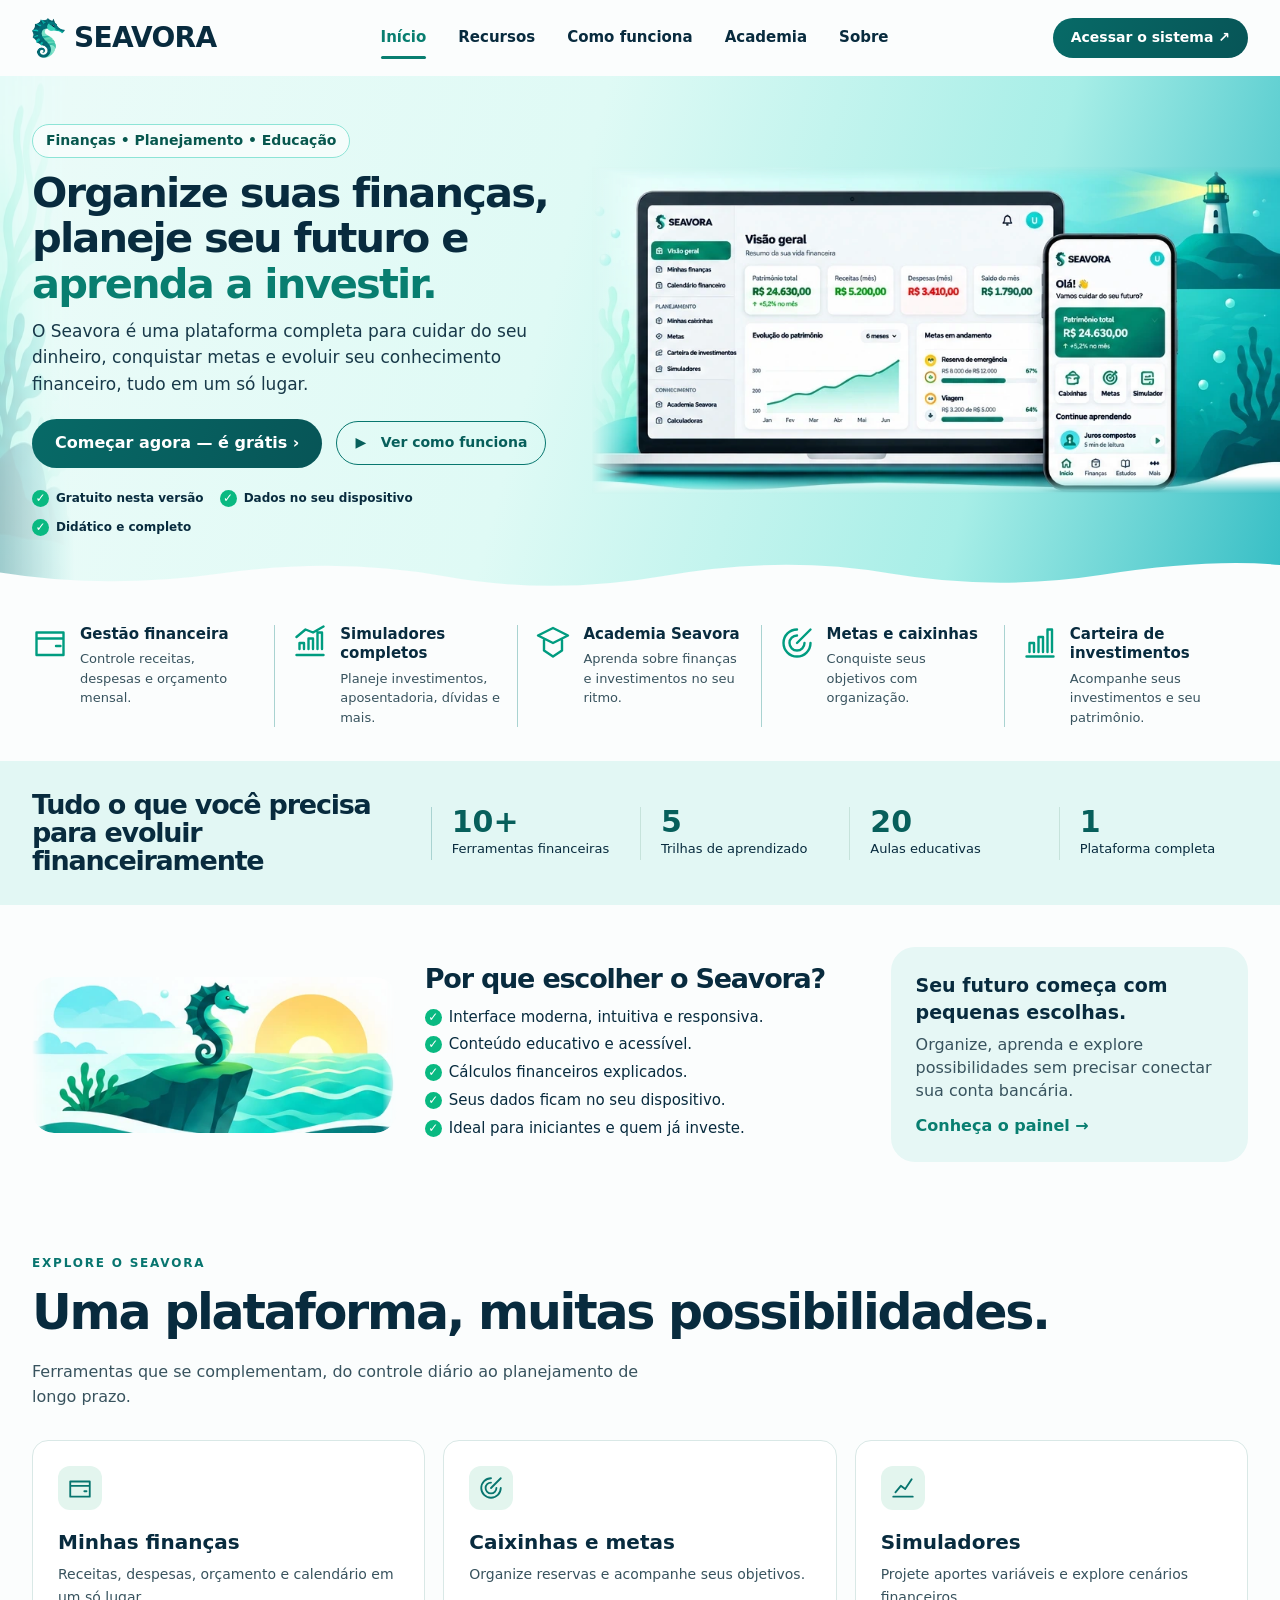
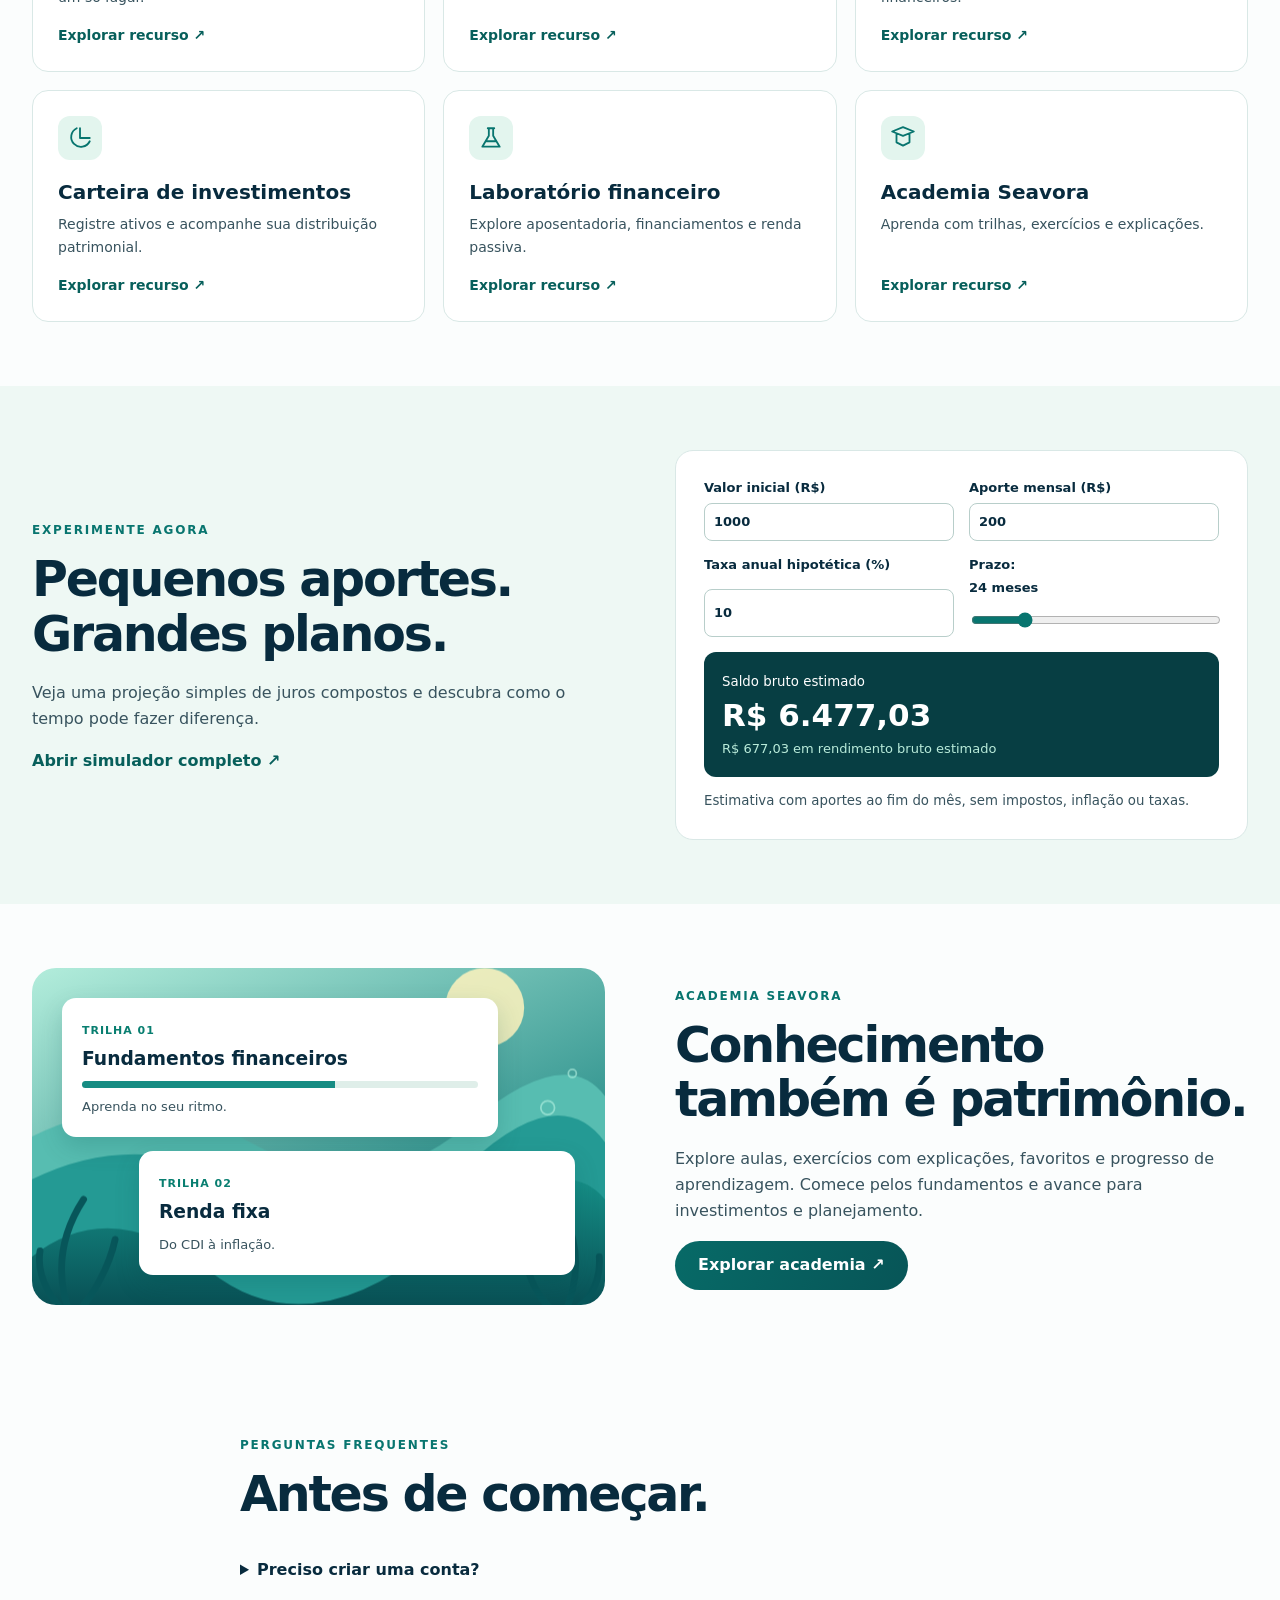
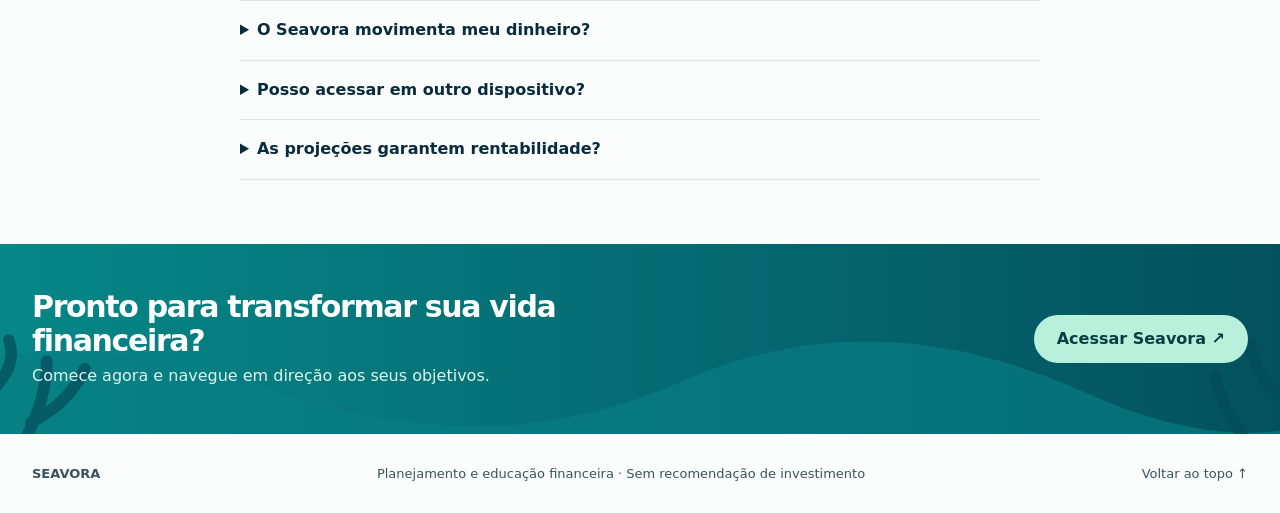
<file: index.html>
<!doctype html><html lang="pt-BR"><head><meta charset="utf-8"><meta name="viewport" content="width=device-width,initial-scale=1"><meta name="description" content="Organize suas finanças, simule investimentos e aprenda no seu ritmo com Seavora."><meta name="theme-color" content="#073e43"><title>Seavora — Seu futuro começa hoje</title><link rel="icon" href="assets/icon.png"><link rel="stylesheet" href="css/landing.css"><script defer src="js/landing.js"></script></head><body><a class="skip" href="#inicio">Ir ao conteúdo</a><header class="site-header"><div class="wrap nav"><a class="brand" href="#inicio"><img src="assets/icon.png" alt="">SEAVORA</a><button class="menu" aria-expanded="false" aria-controls="navlinks">Menu</button><nav id="navlinks" aria-label="Navegação"><a href="#inicio" class="active">Início</a><a href="#recursos">Recursos</a><a href="#simule">Como funciona</a><a href="#academia">Academia</a><a href="#sobre">Sobre</a></nav><div class="nav-actions"><a class="btn small" href="app.html">Acessar o sistema ↗</a></div></div></header><main id="inicio"><section class="hero-shell"><div class="wrap hero"><div class="hero-copy"><span class="eyebrow pill">Finanças • Planejamento • Educação</span><h1>Organize suas finanças,<br>planeje seu futuro e<br><em>aprenda a investir.</em></h1><p>O Seavora é uma plataforma completa para cuidar do seu dinheiro, conquistar metas e evoluir seu conhecimento financeiro, tudo em um só lugar.</p><div class="actions"><a class="btn" href="app.html">Começar agora — é grátis ›</a><a class="secondary outline" href="#simule">▶ &nbsp; Ver como funciona</a></div><div class="trust"><span>Gratuito nesta versão</span><span>Dados no seu dispositivo</span><span>Didático e completo</span></div></div><div class="hero-art"><img src="assets/hero-device.webp" alt="Mockup ilustrativo do painel Seavora em notebook e celular, com gráficos, metas e valores fictícios" width="908" height="414" fetchpriority="high"></div></div></section><section class="quick wrap" aria-label="Principais recursos"><a href="app.html#financas"><svg viewBox="0 0 24 24" fill="none" stroke="currentColor" stroke-width="1.6" stroke-linecap="round" stroke-linejoin="round" aria-hidden="true"><path d="M3 5h18v15H3z M3 9h18 M16 14h3"/></svg><div><h3>Gestão financeira</h3><p>Controle receitas, despesas e orçamento mensal.</p></div></a><a href="app.html#simulador"><svg viewBox="0 0 24 24" fill="none" stroke="currentColor" stroke-width="1.6" stroke-linecap="round" stroke-linejoin="round" aria-hidden="true"><path d="M3 20h18 M5 16v-4h3v4 M11 16V9h3v7 M17 16V5h3v11 M3 8l6-5 5 2 7-4"/></svg><div><h3>Simuladores completos</h3><p>Planeje investimentos, aposentadoria, dívidas e mais.</p></div></a><a href="app.html#educacao"><svg viewBox="0 0 24 24" fill="none" stroke="currentColor" stroke-width="1.6" stroke-linecap="round" stroke-linejoin="round" aria-hidden="true"><path d="M2 7l10-5 10 5-10 5z M6 10v7l6 4 6-4v-7"/></svg><div><h3>Academia Seavora</h3><p>Aprenda sobre finanças e investimentos no seu ritmo.</p></div></a><a href="app.html#caixinhas"><svg viewBox="0 0 24 24" fill="none" stroke="currentColor" stroke-width="1.6" stroke-linecap="round" stroke-linejoin="round" aria-hidden="true"><path d="M12 3a9 9 0 1 0 9 9 M12 7a5 5 0 1 0 5 5 M12 12l9-9"/></svg><div><h3>Metas e caixinhas</h3><p>Conquiste seus objetivos com organização.</p></div></a><a href="app.html#carteira"><svg viewBox="0 0 24 24" fill="none" stroke="currentColor" stroke-width="1.6" stroke-linecap="round" stroke-linejoin="round" aria-hidden="true"><path d="M3 21h18 M5 18v-6h3v6 M11 18V8h3v10 M17 18V3h3v15"/></svg><div><h3>Carteira de investimentos</h3><p>Acompanhe seus investimentos e seu patrimônio.</p></div></a></section><section class="band"><div class="wrap stats"><h2>Tudo o que você precisa<br>para evoluir financeiramente</h2><div><b>10+</b><span>Ferramentas financeiras</span></div><div><b>5</b><span>Trilhas de aprendizado</span></div><div><b>20</b><span>Aulas educativas</span></div><div><b>1</b><span>Plataforma completa</span></div></div></section><section class="why wrap" id="sobre"><img src="assets/ocean-story.webp" alt="Ilustração de cavalo-marinho, ondas e nascer do sol" width="460" height="197"><div><h2>Por que escolher o Seavora?</h2><ul><li>Interface moderna, intuitiva e responsiva.</li><li>Conteúdo educativo e acessível.</li><li>Cálculos financeiros explicados.</li><li>Seus dados ficam no seu dispositivo.</li><li>Ideal para iniciantes e quem já investe.</li></ul></div><aside><h3>Seu futuro começa com pequenas escolhas.</h3><p>Organize, aprenda e explore possibilidades sem precisar conectar sua conta bancária.</p><a href="app.html">Conheça o painel →</a></aside></section><section class="wrap section" id="recursos"><span class="eyebrow">EXPLORE O SEAVORA</span><h2>Uma plataforma, muitas possibilidades.</h2><p class="intro">Ferramentas que se complementam, do controle diário ao planejamento de longo prazo.</p><div class="features" id="features"></div></section><section class="sim section" id="simule"><div class="wrap split"><div><span class="eyebrow">EXPERIMENTE AGORA</span><h2>Pequenos aportes. Grandes planos.</h2><p>Veja uma projeção simples de juros compostos e descubra como o tempo pode fazer diferença.</p><a class="secondary" href="app.html#simulador">Abrir simulador completo ↗</a></div><div class="calc"><label>Valor inicial (R$)<input id="initial" type="number" min="0" max="1000000000" value="1000"></label><label>Aporte mensal (R$)<input id="monthly" type="number" min="0" max="1000000000" value="200"></label><label>Taxa anual hipotética (%)<input id="rate" type="number" min="0" max="100" step="0.1" value="10"></label><label>Prazo: <output id="monthsOut">24 meses</output><input id="months" type="range" min="1" max="120" value="24"></label><div class="result" aria-live="polite"><small>Saldo bruto estimado</small><strong id="total">—</strong><span id="earnings"></span></div><small>Estimativa com aportes ao fim do mês, sem impostos, inflação ou taxas.</small></div></div></section><section class="wrap section split" id="academia"><div class="academy-art"><div class="lesson"><span>TRILHA 01</span><h3>Fundamentos financeiros</h3><div class="progress"><i></i></div><p>Aprenda no seu ritmo.</p></div><div class="lesson second"><span>TRILHA 02</span><h3>Renda fixa</h3><p>Do CDI à inflação.</p></div></div><div><span class="eyebrow">ACADEMIA SEAVORA</span><h2>Conhecimento também é patrimônio.</h2><p>Explore aulas, exercícios com explicações, favoritos e progresso de aprendizagem. Comece pelos fundamentos e avance para investimentos e planejamento.</p><a class="btn" href="app.html#educacao">Explorar academia ↗</a></div></section><section class="wrap section faq" id="duvidas"><span class="eyebrow">PERGUNTAS FREQUENTES</span><h2>Antes de começar.</h2><details><summary>Preciso criar uma conta?</summary><p>Não. Esta versão funciona sem cadastro e salva seus dados no navegador.</p></details><details><summary>O Seavora movimenta meu dinheiro?</summary><p>Não. É uma ferramenta de organização, simulação e educação. Não realiza transações nem conecta contas bancárias.</p></details><details><summary>Posso acessar em outro dispositivo?</summary><p>Sim, mas os dados locais não são sincronizados automaticamente. Utilize os recursos de backup disponíveis antes de trocar de navegador.</p></details><details><summary>As projeções garantem rentabilidade?</summary><p>Não. São estimativas baseadas nas hipóteses informadas e não constituem recomendação de investimento.</p></details></section><section class="closing"><div class="wrap"><div><h2>Pronto para transformar sua vida financeira?</h2><p>Comece agora e navegue em direção aos seus objetivos.</p></div><a class="btn" href="app.html">Acessar Seavora ↗</a></div></section></main><footer class="wrap footer"><b>SEAVORA</b><span>Planejamento e educação financeira · Sem recomendação de investimento</span><a href="#inicio">Voltar ao topo ↑</a></footer></body></html>
</file>
<file: css/landing.css>
:root{color-scheme:light;--ink:#10333b;--teal:#08756f;--mint:#d9f4ea;--muted:#536b70;--line:#dce9e5}*{box-sizing:border-box}html{scroll-behavior:smooth;scroll-padding-top:95px}body{margin:0;background:#fdfefd;color:var(--ink);font:16px/1.65 system-ui,-apple-system,BlinkMacSystemFont,'Segoe UI',sans-serif}a{color:inherit;text-decoration:none}button,input{font:inherit}button,a,input,summary{outline-offset:5px}a:focus-visible,button:focus-visible,input:focus-visible,summary:focus-visible{outline:3px solid #168c83}.wrap{width:min(1160px,calc(100% - 48px));margin:auto}.site-header{position:sticky;top:0;z-index:10;background:#fdfefdF5;border-bottom:1px solid var(--line);backdrop-filter:blur(12px)}.nav{height:78px;display:flex;align-items:center;justify-content:space-between;gap:24px}.brand{display:flex;align-items:center;font-size:23px;font-weight:850;letter-spacing:-1px;gap:9px}.brand img{width:33px;height:43px;object-fit:contain}.nav nav{display:flex;gap:28px;font-size:14px;font-weight:600}.nav nav a:hover,.secondary:hover{color:var(--teal);text-decoration:underline}.btn{display:inline-flex;align-items:center;justify-content:center;gap:14px;background:#075f5b;color:white;padding:14px 23px;border-radius:10px;font-weight:700;transition:transform .2s,background .2s}.btn:hover{background:#073e43;transform:translateY(-2px)}.small{font-size:14px;padding:10px 16px}.menu{display:none}.hero{display:grid;grid-template-columns:1fr 1.1fr;gap:50px;align-items:center;padding:85px 0 78px}.eyebrow{font-size:12px;letter-spacing:1.8px;font-weight:800;color:#08756f}h1,h2,h3,p{margin:0 0 18px}h1{font-size:clamp(48px,6.5vw,88px);line-height:1.02;letter-spacing:-.065em;margin-top:20px}h1 em{color:var(--teal);font-style:normal}h2{font-size:clamp(30px,4vw,49px);line-height:1.12;letter-spacing:-.045em;margin-top:12px}p{color:var(--muted);max-width:60ch}.hero p{font-size:19px}.actions{display:flex;align-items:center;gap:20px;flex-wrap:wrap;margin:30px 0 18px}.secondary{font-weight:700;color:#075f5b}.trust{font-size:13px;color:var(--muted)}.hero-art{min-height:440px;background:url('../assets/ocean.svg') center/cover;border-radius:30px;display:flex;align-items:center;justify-content:center;position:relative;padding:35px}.mock{width:min(390px,100%);background:#fff;border:7px solid #16434b;border-radius:20px;box-shadow:0 28px 55px #003e4b55;padding:20px;color:#133c42}.mock-head{display:flex;justify-content:space-between;gap:10px;border-bottom:1px solid var(--line);padding-bottom:12px;margin-bottom:16px;font-size:12px}.mock>strong{display:block;font-size:32px;letter-spacing:-1px;color:#075f5b}.mock-metrics{display:grid;grid-template-columns:1fr 1fr;gap:8px;margin:12px 0}.mock-metrics div{padding:9px;background:#f1f7f5;border-radius:8px;font-size:11px}.mock-metrics b{display:block;font-size:16px}.mock svg{width:100%;display:block}.float{position:absolute;right:12px;bottom:25px;background:white;padding:15px 20px;border-radius:13px;box-shadow:0 10px 35px #003e4b44;font-size:12px}.float b{display:block;font-size:18px}.progress{height:7px;background:#dfeee9;border-radius:8px;overflow:hidden;margin-top:8px}.progress i{display:block;width:64%;height:100%;background:#168c83}.band{background:#e9f7f2;border-block:1px solid var(--line)}.stats{display:grid;grid-template-columns:repeat(3,1fr);padding:25px 0;text-align:center}.stats div+div{border-left:1px solid #c6e3db}.stats b{font-size:32px;display:block;color:#075f5b}.stats span{font-size:14px}.section{padding:85px 0}.intro{margin-bottom:30px}.features{display:grid;grid-template-columns:repeat(3,1fr);gap:16px}.feature{border:1px solid var(--line);border-radius:16px;padding:25px;display:flex;flex-direction:column;align-items:flex-start;transition:transform .2s,border .2s}.feature:hover{transform:translateY(-3px);border-color:#65b7a8}.feature svg{width:44px;height:44px;background:#e3f5ee;padding:9px;border-radius:12px;color:#08756f;margin-bottom:18px}.feature h3{font-size:20px;margin-bottom:7px}.feature p{font-size:14px;flex:1}.feature a{font-weight:700;font-size:14px;color:#075f5b}.sim{background:#eef8f4}.split{display:grid;grid-template-columns:1fr 1fr;gap:70px;align-items:center}.calc{background:white;padding:28px;border:1px solid var(--line);border-radius:18px;display:grid;grid-template-columns:1fr 1fr;gap:15px}.calc label{display:grid;gap:5px;font-weight:650;font-size:13px}.calc input{width:100%;min-width:0;border:1px solid #b8ceca;border-radius:8px;padding:9px;background:white;color:var(--ink);accent-color:#08756f}.result,.calc>small{grid-column:1/-1}.result{background:#073e43;color:white;border-radius:12px;padding:18px}.result strong{display:block;font-size:31px;overflow-wrap:anywhere}.result span{font-size:13px;color:#b9ebda}.calc>small{color:var(--muted)}.academy-art{min-height:315px;background:url('../assets/ocean.svg') center/cover;border-radius:24px;padding:30px;display:grid;align-content:center;gap:14px}.lesson{background:white;border-radius:14px;padding:20px;width:85%;box-shadow:0 10px 24px #004b4930}.lesson.second{margin-left:auto}.lesson span{font-size:11px;color:var(--teal);font-weight:800;letter-spacing:1px}.lesson h3{margin:5px 0}.lesson p{font-size:13px;margin:9px 0 0}.faq{max-width:800px}.faq details{border-bottom:1px solid var(--line);padding:18px 0}.faq summary{cursor:pointer;font-weight:700}.faq details p{margin:12px 0 0}.closing{background:#073e43;color:white;padding:55px 0}.closing .wrap{display:flex;align-items:center;justify-content:space-between;gap:28px}.closing h2{max-width:680px;margin:0}.closing .btn{background:#b9f0dc;color:#073e43;white-space:nowrap}.footer{display:flex;justify-content:space-between;gap:20px;align-items:center;padding:30px 0;font-size:13px;color:var(--muted)}.skip{position:absolute;left:-9999px}.skip:focus{left:10px;top:10px;z-index:99;background:white;padding:10px}@media(max-width:850px){.hero,.split{grid-template-columns:1fr;gap:30px}.hero{padding:55px 0}.features{grid-template-columns:repeat(2,1fr)}.menu{display:block;border:1px solid var(--line);background:white;border-radius:8px;padding:7px 10px;margin-left:auto}.nav nav{display:none;position:absolute;top:78px;left:0;right:0;background:white;padding:22px 24px;border-bottom:1px solid var(--line)}.nav nav.open{display:grid}.nav{gap:10px}.section{padding:55px 0}}@media(max-width:490px){.wrap{width:calc(100% - 32px)}.brand{font-size:17px;gap:4px}.brand img{width:24px;height:33px}.small{font-size:11px;padding:9px}.menu{font-size:12px}.hero-art{min-height:330px;padding:18px}.mock{padding:13px}.mock>strong{font-size:24px}.float{bottom:10px;right:8px;padding:8px 12px}.features{grid-template-columns:1fr}.stats span{font-size:11px}.stats b{font-size:25px}.calc{padding:16px}.closing .wrap,.footer{flex-direction:column;align-items:flex-start}.academy-art{padding:15px}}@media(prefers-reduced-motion:reduce){html{scroll-behavior:auto}*,*::before,*::after{transition:none!important}}
/* Reference-led landing, v7 */
:root{--ink:#082b3e;--muted:#183349;--teal:#087e70;--paper:#f9fcfc}body{background:var(--paper);line-height:1.42}.wrap{width:min(1320px,calc(100% - 64px))}.site-header{background:var(--paper);border:0}.nav{height:64px;gap:20px}.brand{font-size:28px;letter-spacing:-.7px}.nav nav{gap:32px;font-size:15px}.nav nav a.active{color:var(--teal);border-bottom:3px solid var(--teal);padding-bottom:10px;margin-top:10px}.nav-actions{display:flex;gap:12px;align-items:center}.btn{border-radius:28px;background:linear-gradient(110deg,#076a67,#075557);padding:13px 23px}.small{padding:10px 18px}.hero-shell{position:relative;overflow:hidden;background:radial-gradient(ellipse at 25% 25%,#f0ffff 0,#dbfaf5 40%,#a7f3e8 75%,#20b9c0 100%);isolation:isolate}.hero-shell:before{content:"";position:absolute;inset:0 auto 0 0;width:9%;background:url('../assets/ocean-edge.webp') left center/100% 100% no-repeat;z-index:-1;mask-image:linear-gradient(to right,#000 65%,transparent)}.hero-shell:after{content:"";position:absolute;bottom:-1px;left:0;width:100%;height:25px;background:var(--paper);clip-path:polygon(0 25%,10% 75%,20% 45%,30% 80%,40% 25%,50% 40%,60% 70%,75% 30%,85% 65%,100% 0,100% 100%,0 100%);pointer-events:none}.hero{grid-template-columns:44% 56%;gap:0;padding:34px 0 40px;min-height:440px}.hero-copy{position:relative;z-index:2}.pill{display:inline-block;border:1px solid #8de4d6;background:#ffffff99;border-radius:30px;padding:6px 13px;letter-spacing:0;font-size:14px;color:#07574e}.hero h1{font-size:clamp(32px,3.05vw,50px);letter-spacing:-.045em;line-height:1.06;margin:12px 0}.hero p{font-size:17px;max-width:540px;margin-bottom:0;color:#082b3e}.actions{gap:14px;margin:22px 0}.outline{border:1.5px solid #08776f;border-radius:30px;padding:11px 18px;font-size:14px}.trust{display:flex;gap:18px;flex-wrap:wrap;color:#082b3e;font-weight:650;font-size:12px}.trust span:before,.why li:before{content:'✓';display:inline-grid;place-items:center;background:#09b981;color:white;border-radius:50%;width:17px;height:17px;margin-right:7px;font-size:12px}.hero-art{padding:0;min-height:0;background:none;display:block;border-radius:0;width:calc(100% + 65px);margin-left:-5px;align-self:stretch;position:relative}.hero-art img{width:100%;height:100%;object-fit:contain;display:block;mask-image:linear-gradient(to right,transparent,#000 4%)}.quick{display:grid;grid-template-columns:repeat(5,1fr);gap:0;padding:25px 0 32px}.quick a{display:flex;gap:12px;padding:0 16px;border-right:1px solid #a9d3d1;align-items:center}.quick a:first-child{padding-left:0}.quick a:last-child{border:0}.quick svg{width:45px;flex:0 0 45px;color:#009c80}.quick h3{font-size:15px;line-height:1.2;margin:0 0 5px}.quick p{font-size:13px;margin:0;line-height:1.35}.band{background:#e1f8f5;border:0;position:relative}.stats{grid-template-columns:2fr repeat(4,1fr);align-items:center;text-align:left;gap:20px;padding:24px 0}.stats h2{font-size:27px;margin:0;line-height:1.04}.stats div{padding-left:20px;border-left:1px solid #a9d3d1}.stats b{font-size:30px;line-height:1}.stats span{font-size:13px}.why{display:grid;grid-template-columns:30% 32% 32%;gap:2%;align-items:center;padding:22px max(24px,calc((100vw - 1470px)/2));}.why img{width:100%;height:auto;border-radius:0 32px 32px 0;mix-blend-mode:multiply}.why h2{font-size:27px;margin:0 0 12px}.why ul{list-style:none;padding:0;margin:0}.why li{margin:6px 0;font-size:15px}.why aside{background:#e6f7f5;border-radius:24px;padding:24px}.why aside h3{font-size:19px;margin:0 0 8px}.why aside p{margin-bottom:12px}.why aside a{color:var(--teal);font-weight:750}.closing{background:url('../assets/footer-left.webp') left bottom/260px auto no-repeat,url('../assets/footer-right.webp') right bottom/256px auto no-repeat,linear-gradient(110deg,#078c8b,#034c5a);padding:40px 0}.closing h2{font-size:30px}.section{padding:65px 0}@media(max-width:1100px){.nav nav{gap:15px}.hero{grid-template-columns:48% 52%}.quick a{padding:0 8px;gap:7px}.quick svg{width:32px;flex-basis:32px}.trust{gap:8px}.hero h1 br{display:none}.why{grid-template-columns:28% 34% 34%}.stats h2{font-size:22px}}@media(max-width:850px){.nav{height:64px}.nav nav{top:64px}.hero{grid-template-columns:1fr;padding:35px 0 20px}.hero h1{font-size:clamp(34px,7vw,50px)}.hero-art{width:100%;margin:0}.hero-art img{height:auto}.quick{grid-template-columns:repeat(2,1fr);gap:20px}.quick a{border:0;padding:0}.stats{grid-template-columns:repeat(2,1fr)}.stats h2{grid-column:1/-1}.why{grid-template-columns:1fr 1fr;gap:20px}.why aside{grid-column:1/-1}.hero-shell:before{opacity:.35}.closing{background:#075f65}}@media(max-width:490px){.wrap{width:calc(100% - 32px)}.brand{font-size:18px}.nav{gap:6px}.nav-actions{gap:5px}.small{font-size:10px;padding:9px}.quick{grid-template-columns:1fr}.why{grid-template-columns:1fr}.why img{max-width:460px}.hero-copy .actions{gap:9px}.hero-copy .btn,.outline{font-size:13px;padding:11px 15px}.stats span{font-size:12px}.hero-art{min-height:0}.hero p{font-size:16px}}
/* v7.1 — continuous artwork and consistent editorial rhythm */
:root{--paper:#fbfdfd;--muted:#38535e;--line:#d9e8e6}body{background:var(--paper);font-size:16px}.nav{height:76px;gap:24px}.nav nav a{position:relative;padding:10px 0;white-space:nowrap}.nav nav a.active{margin:0;padding:10px 0;border:0}.nav nav a.active:after{content:'';position:absolute;height:3px;bottom:0;left:0;right:0;background:var(--teal);border-radius:3px}.nav-actions{flex-shrink:0}.hero-shell{background:linear-gradient(105deg,#eafbf8 5%,#dffaf5 43%,#a7eee7 76%,#36bec5);}.hero-shell:before{width:75px;opacity:.32;mask-image:linear-gradient(to right,#000,transparent)}.hero-shell:after{height:30px;clip-path:none;background:url("data:image/svg+xml,%3Csvg xmlns='http://www.w3.org/2000/svg' viewBox='0 0 1440 40' preserveAspectRatio='none'%3E%3Cpath fill='%23fbfdfd' d='M0 14Q120 37 250 15T500 19T750 18T1000 15T1240 17T1440 4V40H0Z'/%3E%3C/svg%3E") center/100% 100% no-repeat}.hero{grid-template-columns:46% 54%;min-height:480px;padding:48px 0 55px;gap:0}.hero-copy{padding-right:20px}.hero h1{font-size:clamp(36px,3.25vw,52px);line-height:1.09}.hero p{line-height:1.55;color:#183949}.hero-art{width:calc(100% + 32px);margin:0;align-self:center;overflow:visible}.hero-art img{height:auto;width:100%;mask-image:none;object-fit:contain}.trust{gap:12px 16px}.quick{padding:34px 0}.quick a{align-items:flex-start;padding:0 17px}.quick h3{line-height:1.3}.quick p{line-height:1.5}.quick svg{width:36px;flex-basis:36px}.band{background:#e2f7f4}.stats{padding:30px 0}.why{grid-template-columns:30% 36% 1fr;gap:28px;padding:42px 0 25px}.why img{border-radius:22px;mix-blend-mode:normal;mask-image:linear-gradient(to right,transparent,#000 4%,#000 96%,transparent)}.why li{display:flex;align-items:flex-start;line-height:1.45}.why li:before{flex:none;margin-top:2px}.why aside{padding:25px}.section{padding:64px 0}.features{gap:18px}.feature{background:#fff;transition:transform .2s,box-shadow .2s,border-color .2s}.feature:hover{transform:translateY(-3px);box-shadow:0 12px 32px #073e4310;border-color:#9bd2c8}.section p{line-height:1.6}.closing{background:#075f65 url('../assets/closing-ocean.svg') center/cover no-repeat;padding:46px 0}.closing h2{margin-bottom:8px}.closing p{color:#dcf5ee;margin:0}.closing .wrap{position:relative}.footer{line-height:1.5}.faq summary{padding-right:12px}.calc input[type=range]{padding:0;min-height:30px}.calc input:focus{border-color:var(--teal)}
@media(max-width:1100px){.nav{gap:14px}.nav nav{gap:17px}.hero h1{font-size:clamp(32px,3.9vw,45px)}.quick a{padding:0 10px}.why{gap:20px;grid-template-columns:28% 37% 1fr}.why h2{font-size:24px}.trust{font-size:11px}}@media(max-width:950px){.nav nav{gap:12px;font-size:13px}.brand{font-size:23px}.small{font-size:12px}.quick{grid-template-columns:repeat(3,1fr);gap:22px}.quick a{border:0;padding:0}.why{grid-template-columns:1fr 1fr}.why aside{grid-column:1/-1}.hero h1 br{display:none}}@media(max-width:850px){.nav nav{top:76px}.hero{grid-template-columns:1fr;padding:40px 0 35px;min-height:0;gap:20px}.hero-copy{padding:0}.hero h1{font-size:clamp(34px,6vw,50px);max-width:650px}.hero-art{width:100%;max-width:720px;justify-self:center}.hero-shell:before{opacity:.15}.quick{grid-template-columns:repeat(2,1fr)}.stats{gap:22px}.section{padding:48px 0}.why{padding:34px 0 10px}.closing{padding:35px 0}}@media(max-width:490px){.nav{height:64px;gap:8px}.nav nav{top:64px}.brand{font-size:18px}.small{font-size:11px;padding:10px 12px}.menu{min-height:40px}.hero{padding-top:30px}.hero h1{font-size:36px}.hero-copy .actions{gap:10px}.hero-copy .btn,.hero-copy .outline{min-height:44px}.trust{font-size:12px}.quick,.why{grid-template-columns:1fr}.quick{gap:23px}.why img{max-width:100%}.why aside{grid-column:auto}.stats div{padding-left:12px}.stats h2{font-size:24px}.section{padding:42px 0}.calc{gap:12px}.closing h2{font-size:26px}.footer{gap:10px}.hero-art{padding:0}}@media(max-width:360px){.brand{font-size:15px}.brand img{width:22px}.small{font-size:10px;padding:8px}.hero h1{font-size:32px}.calc{grid-template-columns:1fr}}
</file>
